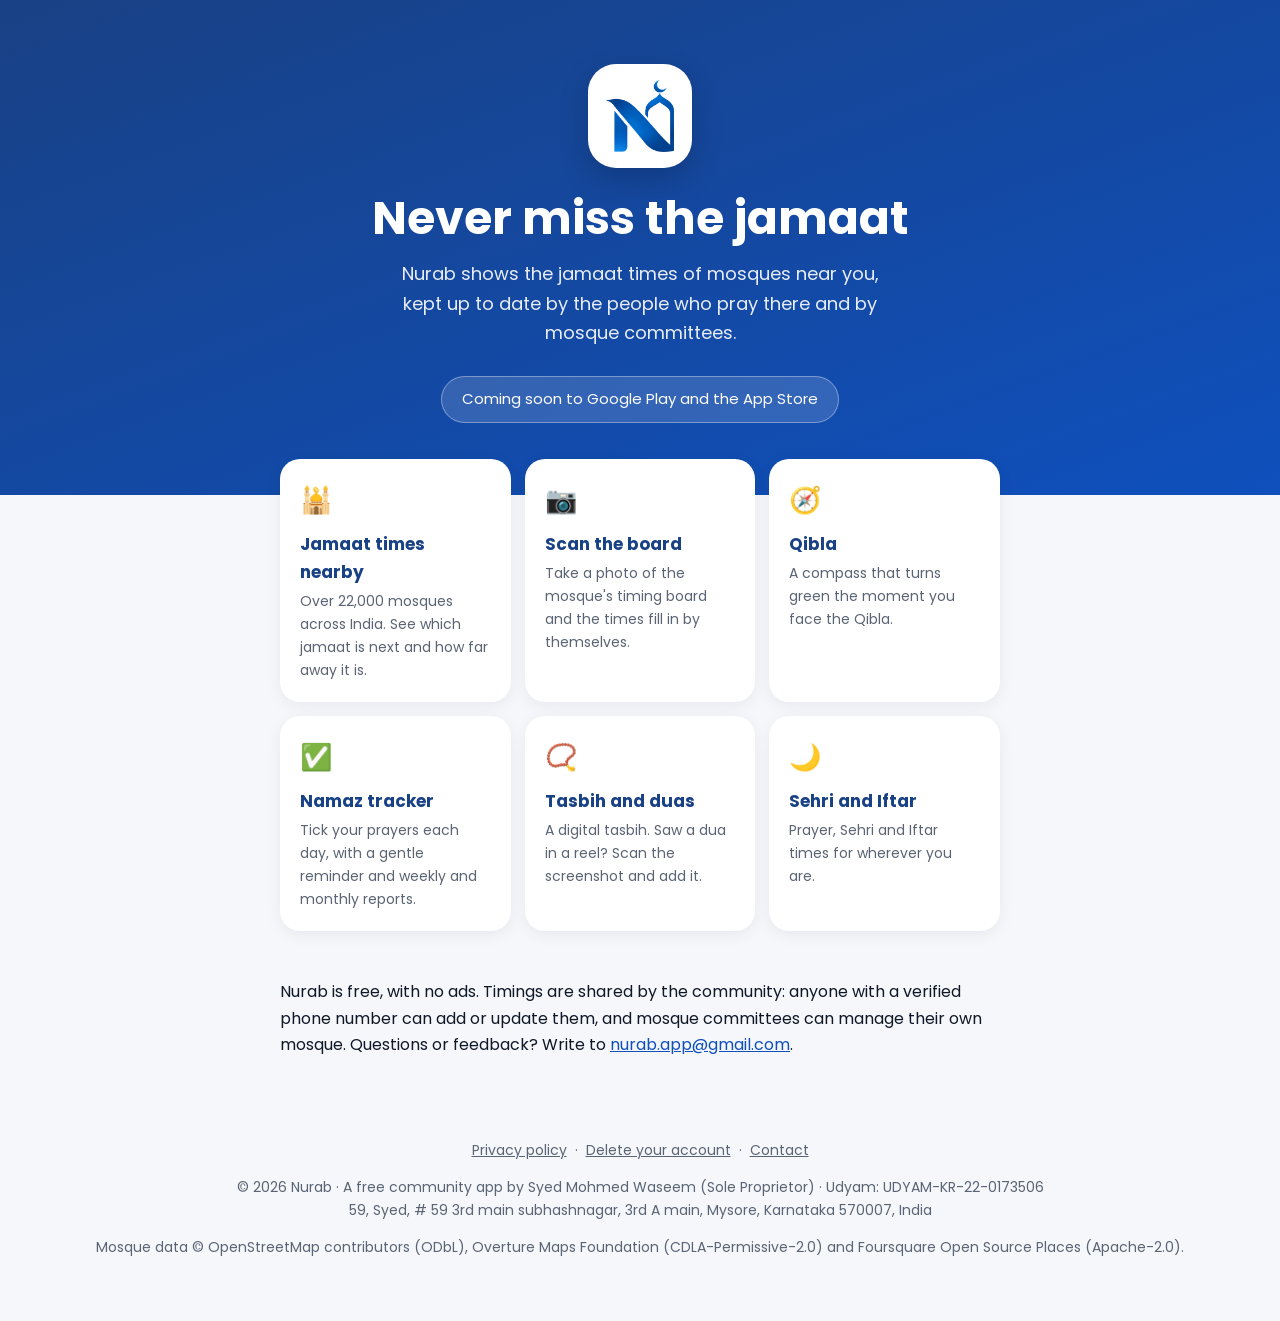
<file: index.html>
<!doctype html>
<html lang="en">
<head>
  <meta charset="utf-8">
  <meta name="facebook-domain-verification" content="n40mtxkcs2jkx8ri5jb73vmmb1iu42" />
  <meta name="viewport" content="width=device-width, initial-scale=1">
  <title>Nurab – jamaat times of your mosque</title>
  <meta name="description" content="Nurab shows the jamaat times of mosques near you, kept up to date by the community and mosque committees. With Qibla, a namaz tracker and tasbih.">
  <link rel="icon" href="favicon.png">
  <link rel="apple-touch-icon" href="images/apple-touch-icon.png">
  <link rel="preconnect" href="https://fonts.googleapis.com">
  <link rel="preconnect" href="https://fonts.gstatic.com" crossorigin>
  <link href="https://fonts.googleapis.com/css2?family=Poppins:wght@400;600;700&display=swap" rel="stylesheet">
  <link rel="stylesheet" href="style.css">
</head>
<body>
  <section class="hero">
    <div class="logo-tile"><img src="images/logo.png" alt="Nurab logo"></div>
    <h1>Never miss the jamaat</h1>
    <p>Nurab shows the jamaat times of mosques near you, kept up to date by the people who pray there and by mosque committees.</p>
    <span class="soon">Coming soon to Google Play and the App Store</span>
  </section>

  <main class="wrap">
    <div class="features">
      <div class="feature">
        <div class="emoji">🕌</div>
        <h3>Jamaat times nearby</h3>
        <p>Over 22,000 mosques across India. See which jamaat is next and how far away it is.</p>
      </div>
      <div class="feature">
        <div class="emoji">📷</div>
        <h3>Scan the board</h3>
        <p>Take a photo of the mosque's timing board and the times fill in by themselves.</p>
      </div>
      <div class="feature">
        <div class="emoji">🧭</div>
        <h3>Qibla</h3>
        <p>A compass that turns green the moment you face the Qibla.</p>
      </div>
      <div class="feature">
        <div class="emoji">✅</div>
        <h3>Namaz tracker</h3>
        <p>Tick your prayers each day, with a gentle reminder and weekly and monthly reports.</p>
      </div>
      <div class="feature">
        <div class="emoji">📿</div>
        <h3>Tasbih and duas</h3>
        <p>A digital tasbih. Saw a dua in a reel? Scan the screenshot and add it.</p>
      </div>
      <div class="feature">
        <div class="emoji">🌙</div>
        <h3>Sehri and Iftar</h3>
        <p>Prayer, Sehri and Iftar times for wherever you are.</p>
      </div>
    </div>

    <section class="how">
      <p>Nurab is free, with no ads. Timings are shared by the community: anyone with a verified phone number can add or update them, and mosque committees can manage their own mosque. Questions or feedback? Write to <a href="mailto:nurab.app@gmail.com">nurab.app@gmail.com</a>.</p>
    </section>
  </main>

  <footer>
    <a href="privacy.html">Privacy policy</a>·<a href="delete-account.html">Delete your account</a>·<a href="mailto:nurab.app@gmail.com">Contact</a>
    <p>© 2026 Nurab · A free community app by Syed Mohmed Waseem (Sole Proprietor) · Udyam: UDYAM-KR-22-0173506<br>59, Syed, # 59 3rd main subhashnagar, 3rd A main, Mysore, Karnataka 570007, India</p>
    <p>Mosque data © OpenStreetMap contributors (ODbL), Overture Maps Foundation (CDLA-Permissive-2.0) and Foursquare Open Source Places (Apache-2.0).</p>
  </footer>
</body>
</html>
</file>
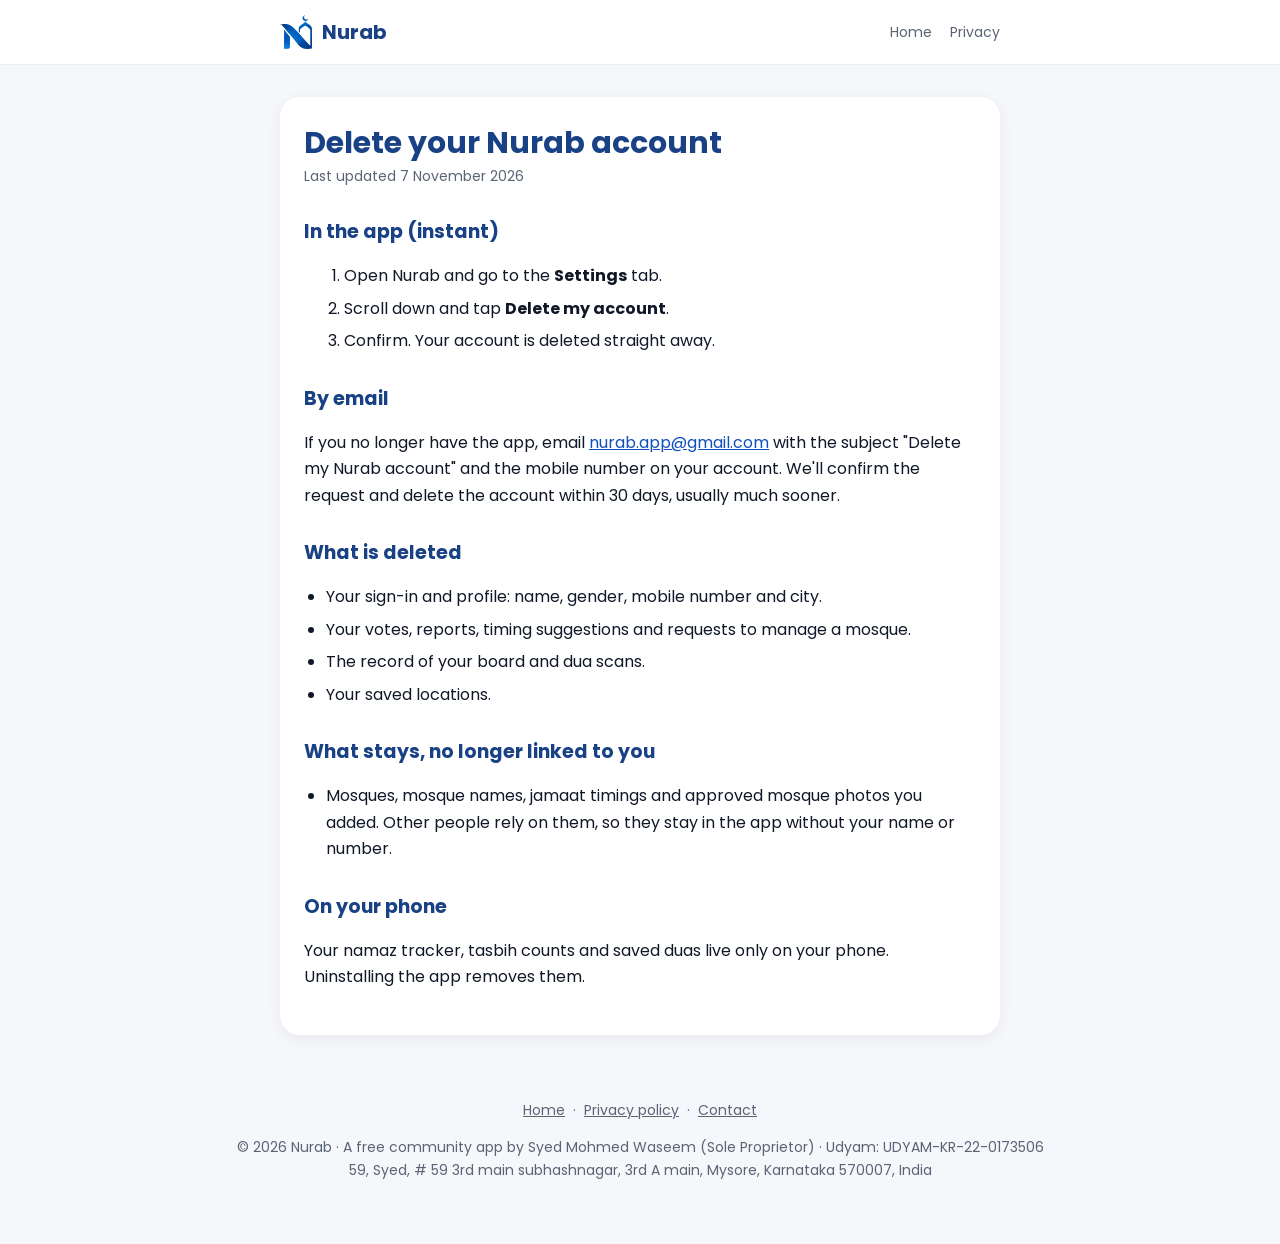
<file: delete-account.html>
<!doctype html>
<html lang="en">
<head>
  <meta charset="utf-8">
  <meta name="viewport" content="width=device-width, initial-scale=1">
  <title>Delete your account – Nurab</title>
  <meta name="description" content="How to delete your Nurab account and what gets deleted.">
  <link rel="icon" href="favicon.png">
  <link rel="preconnect" href="https://fonts.googleapis.com">
  <link rel="preconnect" href="https://fonts.gstatic.com" crossorigin>
  <link href="https://fonts.googleapis.com/css2?family=Poppins:wght@400;600;700&display=swap" rel="stylesheet">
  <link rel="stylesheet" href="style.css">
</head>
<body>
  <header class="bar">
    <div class="wrap">
      <a class="brand" href="./"><img src="images/logo.png" alt="">Nurab</a>
      <nav><a href="./">Home</a><a href="privacy.html">Privacy</a></nav>
    </div>
  </header>

  <main class="wrap">
    <article class="doc">
      <h1>Delete your Nurab account</h1>
      <p class="updated">Last updated 7 November 2026</p>

      <h2>In the app (instant)</h2>
      <ol>
        <li>Open Nurab and go to the <strong>Settings</strong> tab.</li>
        <li>Scroll down and tap <strong>Delete my account</strong>.</li>
        <li>Confirm. Your account is deleted straight away.</li>
      </ol>

      <h2>By email</h2>
      <p>If you no longer have the app, email <a href="mailto:nurab.app@gmail.com?subject=Delete%20my%20Nurab%20account">nurab.app@gmail.com</a> with the subject "Delete my Nurab account" and the mobile number on your account. We'll confirm the request and delete the account within 30 days, usually much sooner.</p>

      <h2>What is deleted</h2>
      <ul>
        <li>Your sign-in and profile: name, gender, mobile number and city.</li>
        <li>Your votes, reports, timing suggestions and requests to manage a mosque.</li>
        <li>The record of your board and dua scans.</li>
        <li>Your saved locations.</li>
      </ul>

      <h2>What stays, no longer linked to you</h2>
      <ul>
        <li>Mosques, mosque names, jamaat timings and approved mosque photos you added. Other people rely on them, so they stay in the app without your name or number.</li>
      </ul>

      <h2>On your phone</h2>
      <p>Your namaz tracker, tasbih counts and saved duas live only on your phone. Uninstalling the app removes them.</p>
    </article>
  </main>

  <footer>
    <a href="./">Home</a>·<a href="privacy.html">Privacy policy</a>·<a href="mailto:nurab.app@gmail.com">Contact</a>
    <p>© 2026 Nurab · A free community app by Syed Mohmed Waseem (Sole Proprietor) · Udyam: UDYAM-KR-22-0173506<br>59, Syed, # 59 3rd main subhashnagar, 3rd A main, Mysore, Karnataka 570007, India</p>
  </footer>
</body>
</html>
</file>
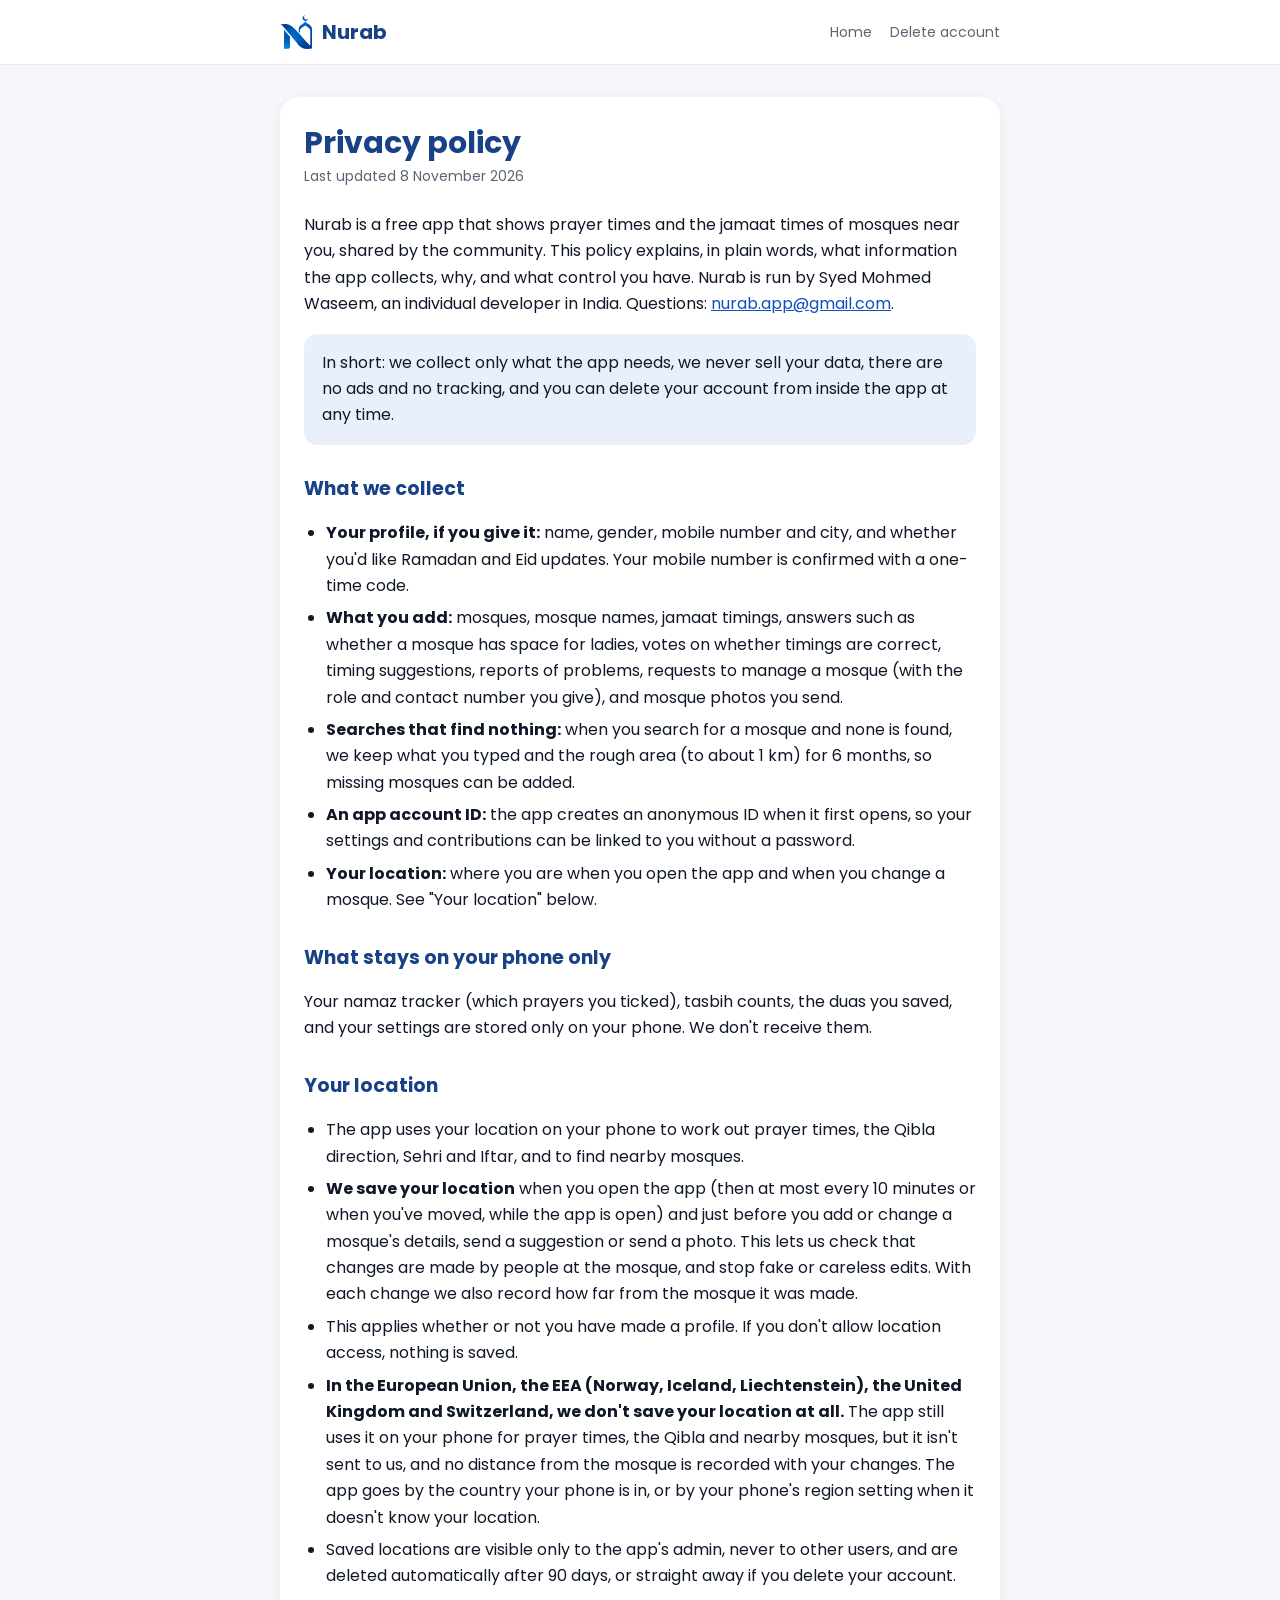
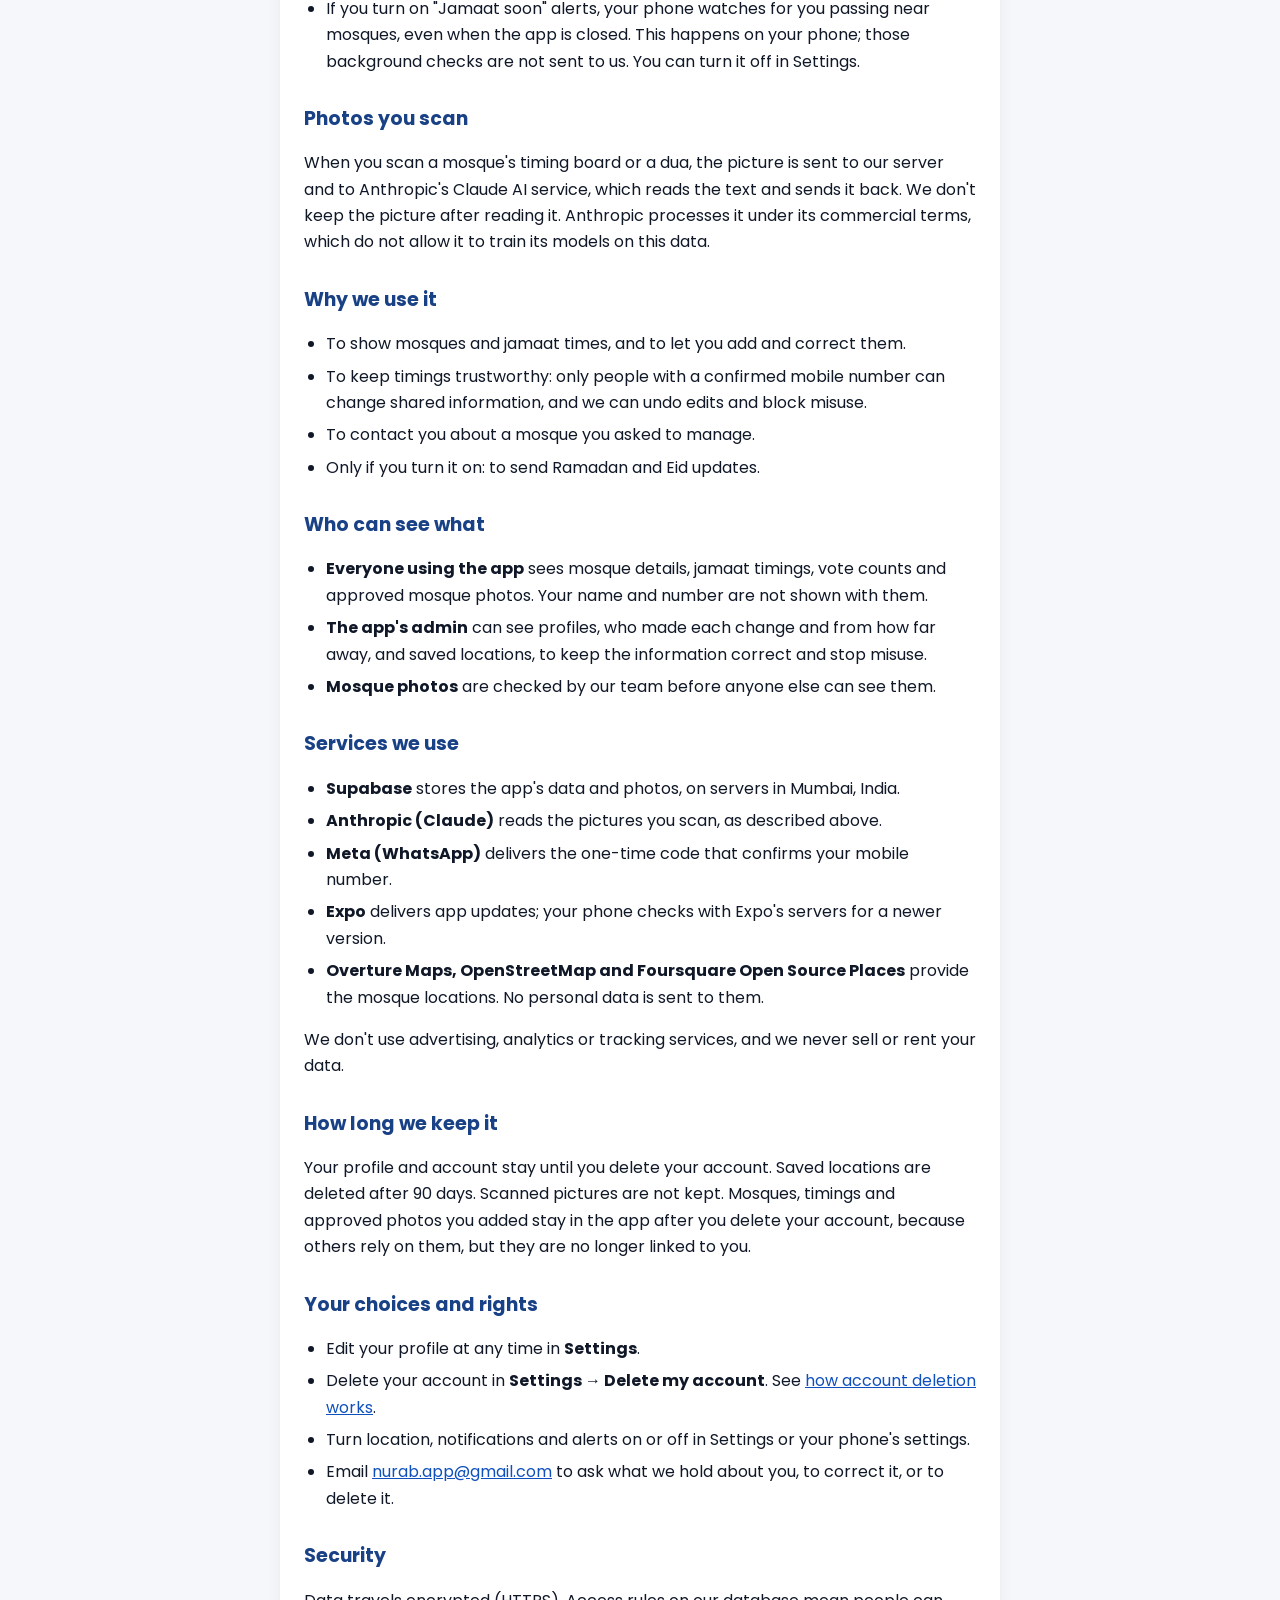
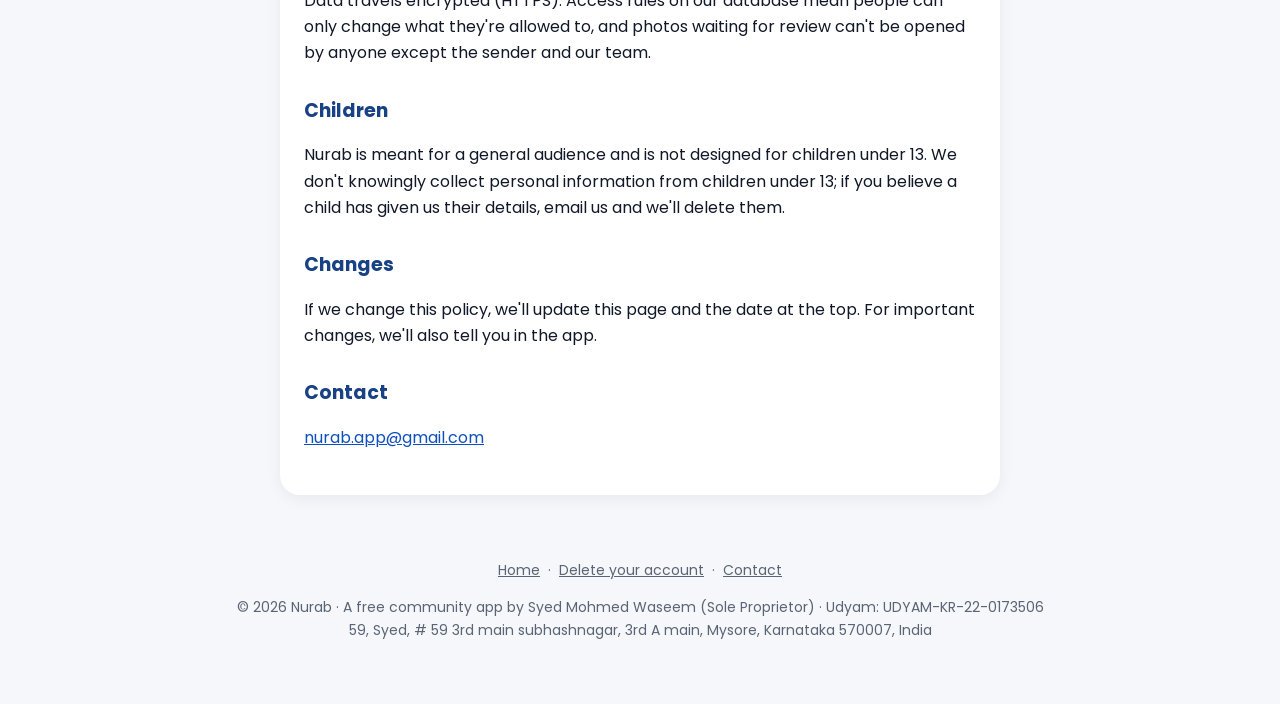
<file: privacy.html>
<!doctype html>
<html lang="en">
<head>
  <meta charset="utf-8">
  <meta name="viewport" content="width=device-width, initial-scale=1">
  <title>Privacy policy – Nurab</title>
  <meta name="description" content="How the Nurab app collects, uses and protects your information.">
  <link rel="icon" href="favicon.png">
  <link rel="preconnect" href="https://fonts.googleapis.com">
  <link rel="preconnect" href="https://fonts.gstatic.com" crossorigin>
  <link href="https://fonts.googleapis.com/css2?family=Poppins:wght@400;600;700&display=swap" rel="stylesheet">
  <link rel="stylesheet" href="style.css">
</head>
<body>
  <header class="bar">
    <div class="wrap">
      <a class="brand" href="./"><img src="images/logo.png" alt="">Nurab</a>
      <nav><a href="./">Home</a><a href="delete-account.html">Delete account</a></nav>
    </div>
  </header>

  <main class="wrap">
    <article class="doc">
      <h1>Privacy policy</h1>
      <p class="updated">Last updated 8 November 2026</p>

      <p>Nurab is a free app that shows prayer times and the jamaat times of mosques near you, shared by the community. This policy explains, in plain words, what information the app collects, why, and what control you have. Nurab is run by Syed Mohmed Waseem, an individual developer in India. Questions: <a href="mailto:nurab.app@gmail.com">nurab.app@gmail.com</a>.</p>

      <div class="callout">In short: we collect only what the app needs, we never sell your data, there are no ads and no tracking, and you can delete your account from inside the app at any time.</div>

      <h2>What we collect</h2>
      <ul>
        <li><strong>Your profile, if you give it:</strong> name, gender, mobile number and city, and whether you'd like Ramadan and Eid updates. Your mobile number is confirmed with a one-time code.</li>
        <li><strong>What you add:</strong> mosques, mosque names, jamaat timings, answers such as whether a mosque has space for ladies, votes on whether timings are correct, timing suggestions, reports of problems, requests to manage a mosque (with the role and contact number you give), and mosque photos you send.</li>
        <li><strong>Searches that find nothing:</strong> when you search for a mosque and none is found, we keep what you typed and the rough area (to about 1 km) for 6 months, so missing mosques can be added.</li>
        <li><strong>An app account ID:</strong> the app creates an anonymous ID when it first opens, so your settings and contributions can be linked to you without a password.</li>
        <li><strong>Your location:</strong> where you are when you open the app and when you change a mosque. See "Your location" below.</li>
      </ul>

      <h2>What stays on your phone only</h2>
      <p>Your namaz tracker (which prayers you ticked), tasbih counts, the duas you saved, and your settings are stored only on your phone. We don't receive them.</p>

      <h2>Your location</h2>
      <ul>
        <li>The app uses your location on your phone to work out prayer times, the Qibla direction, Sehri and Iftar, and to find nearby mosques.</li>
        <li><strong>We save your location</strong> when you open the app (then at most every 10 minutes or when you've moved, while the app is open) and just before you add or change a mosque's details, send a suggestion or send a photo. This lets us check that changes are made by people at the mosque, and stop fake or careless edits. With each change we also record how far from the mosque it was made.</li>
        <li>This applies whether or not you have made a profile. If you don't allow location access, nothing is saved.</li>
        <li><strong>In the European Union, the EEA (Norway, Iceland, Liechtenstein), the United Kingdom and Switzerland, we don't save your location at all.</strong> The app still uses it on your phone for prayer times, the Qibla and nearby mosques, but it isn't sent to us, and no distance from the mosque is recorded with your changes. The app goes by the country your phone is in, or by your phone's region setting when it doesn't know your location.</li>
        <li>Saved locations are visible only to the app's admin, never to other users, and are deleted automatically after 90 days, or straight away if you delete your account.</li>
        <li>If you turn on "Jamaat soon" alerts, your phone watches for you passing near mosques, even when the app is closed. This happens on your phone; those background checks are not sent to us. You can turn it off in Settings.</li>
      </ul>

      <h2>Photos you scan</h2>
      <p>When you scan a mosque's timing board or a dua, the picture is sent to our server and to Anthropic's Claude AI service, which reads the text and sends it back. We don't keep the picture after reading it. Anthropic processes it under its commercial terms, which do not allow it to train its models on this data.</p>

      <h2>Why we use it</h2>
      <ul>
        <li>To show mosques and jamaat times, and to let you add and correct them.</li>
        <li>To keep timings trustworthy: only people with a confirmed mobile number can change shared information, and we can undo edits and block misuse.</li>
        <li>To contact you about a mosque you asked to manage.</li>
        <li>Only if you turn it on: to send Ramadan and Eid updates.</li>
      </ul>

      <h2>Who can see what</h2>
      <ul>
        <li><strong>Everyone using the app</strong> sees mosque details, jamaat timings, vote counts and approved mosque photos. Your name and number are not shown with them.</li>
        <li><strong>The app's admin</strong> can see profiles, who made each change and from how far away, and saved locations, to keep the information correct and stop misuse.</li>
        <li><strong>Mosque photos</strong> are checked by our team before anyone else can see them.</li>
      </ul>

      <h2>Services we use</h2>
      <ul>
        <li><strong>Supabase</strong> stores the app's data and photos, on servers in Mumbai, India.</li>
        <li><strong>Anthropic (Claude)</strong> reads the pictures you scan, as described above.</li>
        <li><strong>Meta (WhatsApp)</strong> delivers the one-time code that confirms your mobile number.</li>
        <li><strong>Expo</strong> delivers app updates; your phone checks with Expo's servers for a newer version.</li>
        <li><strong>Overture Maps, OpenStreetMap and Foursquare Open Source Places</strong> provide the mosque locations. No personal data is sent to them.</li>
      </ul>
      <p>We don't use advertising, analytics or tracking services, and we never sell or rent your data.</p>

      <h2>How long we keep it</h2>
      <p>Your profile and account stay until you delete your account. Saved locations are deleted after 90 days. Scanned pictures are not kept. Mosques, timings and approved photos you added stay in the app after you delete your account, because others rely on them, but they are no longer linked to you.</p>

      <h2>Your choices and rights</h2>
      <ul>
        <li>Edit your profile at any time in <strong>Settings</strong>.</li>
        <li>Delete your account in <strong>Settings → Delete my account</strong>. See <a href="delete-account.html">how account deletion works</a>.</li>
        <li>Turn location, notifications and alerts on or off in Settings or your phone's settings.</li>
        <li>Email <a href="mailto:nurab.app@gmail.com">nurab.app@gmail.com</a> to ask what we hold about you, to correct it, or to delete it.</li>
      </ul>

      <h2>Security</h2>
      <p>Data travels encrypted (HTTPS). Access rules on our database mean people can only change what they're allowed to, and photos waiting for review can't be opened by anyone except the sender and our team.</p>

      <h2>Children</h2>
      <p>Nurab is meant for a general audience and is not designed for children under 13. We don't knowingly collect personal information from children under 13; if you believe a child has given us their details, email us and we'll delete them.</p>

      <h2>Changes</h2>
      <p>If we change this policy, we'll update this page and the date at the top. For important changes, we'll also tell you in the app.</p>

      <h2>Contact</h2>
      <p><a href="mailto:nurab.app@gmail.com">nurab.app@gmail.com</a></p>
    </article>
  </main>

  <footer>
    <a href="./">Home</a>·<a href="delete-account.html">Delete your account</a>·<a href="mailto:nurab.app@gmail.com">Contact</a>
    <p>© 2026 Nurab · A free community app by Syed Mohmed Waseem (Sole Proprietor) · Udyam: UDYAM-KR-22-0173506<br>59, Syed, # 59 3rd main subhashnagar, 3rd A main, Mysore, Karnataka 570007, India</p>
  </footer>
</body>
</html>
</file>
<file: style.css>
:root {
  --navy: #194185;
  --blue: #0f50bd;
  --mint: #5ee0a8;
  --text: #101828;
  --muted: #5b6474;
  --bg: #f5f7fb;
  --card: #ffffff;
  --border: #e9edf5;
}

* {
  box-sizing: border-box;
}

html {
  -webkit-text-size-adjust: 100%;
}

body {
  margin: 0;
  font-family: 'Poppins', -apple-system, BlinkMacSystemFont, 'Segoe UI', sans-serif;
  color: var(--text);
  background: var(--bg);
  line-height: 1.65;
}

a {
  color: var(--blue);
}

.wrap {
  max-width: 760px;
  margin: 0 auto;
  padding: 0 20px;
}

/* Header */
.bar {
  background: var(--card);
  border-bottom: 1px solid var(--border);
}

.bar .wrap {
  display: flex;
  align-items: center;
  justify-content: space-between;
  height: 64px;
}

.brand {
  display: flex;
  align-items: center;
  gap: 10px;
  color: var(--navy);
  font-weight: 700;
  font-size: 20px;
  text-decoration: none;
}

.brand img {
  height: 34px;
  width: auto;
}

.bar nav a {
  margin-left: 18px;
  color: var(--muted);
  font-size: 14px;
  text-decoration: none;
}

/* Home */
.hero {
  background: linear-gradient(160deg, var(--navy), var(--blue));
  color: #fff;
  text-align: center;
  padding: 64px 20px 72px;
}

.hero .logo-tile {
  width: 104px;
  height: 104px;
  margin: 0 auto 24px;
  border-radius: 28px;
  background: #fff;
  display: grid;
  place-items: center;
  box-shadow: 0 12px 30px rgba(0, 0, 0, 0.18);
}

.hero .logo-tile img {
  height: 72px;
}

.hero h1 {
  margin: 0;
  font-size: clamp(32px, 7vw, 46px);
  line-height: 1.15;
}

.hero p {
  margin: 14px auto 0;
  max-width: 520px;
  font-size: 18px;
  opacity: 0.9;
}

.soon {
  display: inline-block;
  margin-top: 28px;
  padding: 10px 20px;
  border-radius: 999px;
  background: rgba(255, 255, 255, 0.14);
  border: 1px solid rgba(255, 255, 255, 0.35);
  font-size: 15px;
}

.features {
  display: grid;
  grid-template-columns: repeat(auto-fit, minmax(210px, 1fr));
  gap: 14px;
  margin: -36px auto 0;
}

.feature {
  background: var(--card);
  border-radius: 20px;
  padding: 20px;
  box-shadow: 0 4px 16px rgba(16, 24, 40, 0.06);
}

.feature .emoji {
  font-size: 26px;
}

.feature h3 {
  margin: 8px 0 4px;
  font-size: 17px;
  color: var(--navy);
}

.feature p {
  margin: 0;
  color: var(--muted);
  font-size: 14px;
}

.how {
  margin: 48px 0;
}

/* Documents */
.doc {
  background: var(--card);
  border-radius: 20px;
  padding: 28px 24px;
  margin: 32px 0;
  box-shadow: 0 4px 16px rgba(16, 24, 40, 0.06);
}

.doc h1 {
  margin: 0 0 4px;
  color: var(--navy);
  font-size: 30px;
  line-height: 1.2;
}

.doc .updated {
  margin: 0 0 24px;
  color: var(--muted);
  font-size: 14px;
}

.doc h2 {
  margin: 28px 0 8px;
  font-size: 19px;
  color: var(--navy);
}

.doc ul {
  padding-left: 22px;
}

.doc li {
  margin: 6px 0;
}

.callout {
  background: #eaf0fb;
  border-radius: 14px;
  padding: 16px 18px;
  margin: 16px 0;
}

/* Footer */
footer {
  padding: 32px 0 48px;
  color: var(--muted);
  font-size: 14px;
  text-align: center;
}

footer a {
  color: var(--muted);
  margin: 0 8px;
}
</file>
